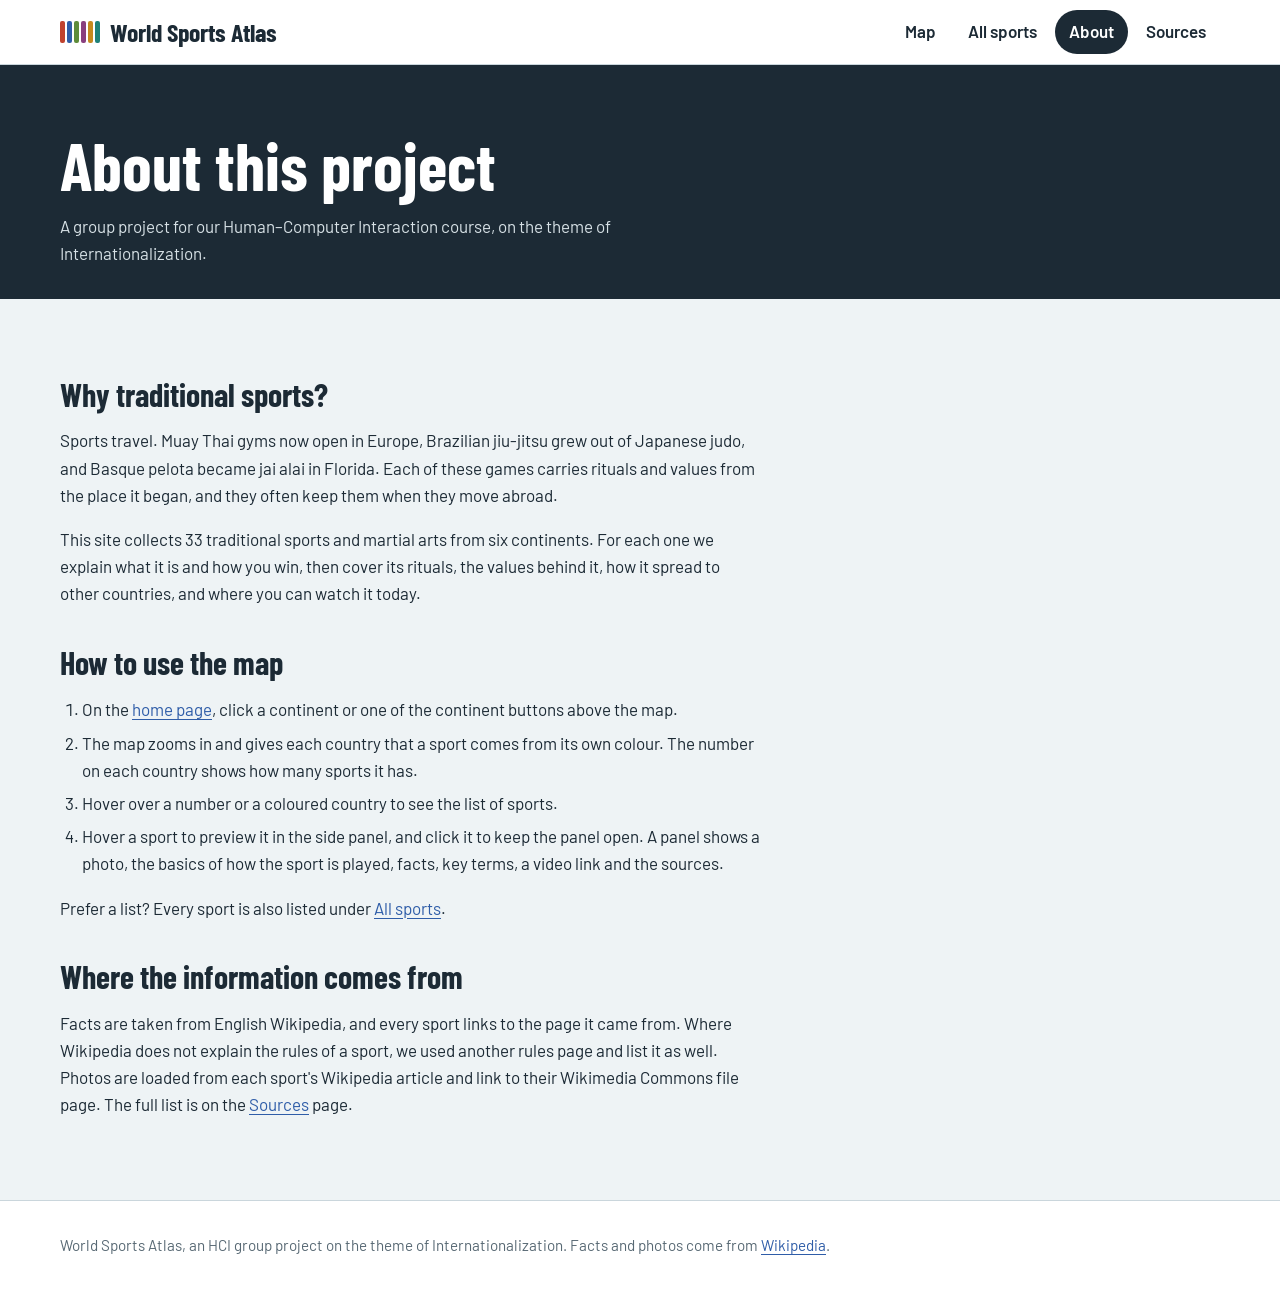
<file: about.html>
<!DOCTYPE html>
<html lang="en">
<head>
  <meta charset="UTF-8">
  <meta name="viewport" content="width=device-width, initial-scale=1.0">
  <meta name="description" content="About the World Sports Atlas project.">
  <title>About | World Sports Atlas</title>
  <link rel="preconnect" href="https://fonts.googleapis.com">
  <link rel="preconnect" href="https://fonts.gstatic.com" crossorigin>
  <link rel="stylesheet" href="https://fonts.googleapis.com/css2?family=Barlow:ital,wght@0,400;0,500;0,600;0,700;1,400&amp;family=Barlow+Condensed:wght@600;700&amp;display=swap">
  <link rel="stylesheet" href="style.css">
</head>
<body>
  <header class="site-header">
    <div class="wrap">
      <a class="brand" href="index.html"><span class="brand__mark" aria-hidden="true"><span class="c-asia"></span><span class="c-europe"></span><span class="c-africa"></span><span class="c-namerica"></span><span class="c-samerica"></span><span class="c-oceania"></span></span>World Sports Atlas</a>
      <nav class="site-nav" aria-label="Main">
        <ul>
        <li><a href="index.html">Map</a></li>
        <li><a href="index.html#all-sports">All sports</a></li>
        <li><a href="about.html" aria-current="page">About</a></li>
        <li><a href="sources.html">Sources</a></li>
        </ul>
      </nav>
    </div>
  </header>

  <main>
    <section class="page-head">
      <div class="wrap">
        <h1>About this project</h1>
        <p>A group project for our Human–Computer Interaction course, on the theme of Internationalization.</p>
      </div>
    </section>

    <div class="wrap">
      <article class="prose">
        <h2>Why traditional sports?</h2>
        <p>Sports travel. Muay Thai gyms now open in Europe, Brazilian jiu-jitsu grew out of Japanese judo, and Basque pelota became jai alai in Florida. Each of these games carries rituals and values from the place it began, and they often keep them when they move abroad.</p>
        <p>This site collects 33 traditional sports and martial arts from six continents. For each one we explain what it is and how you win, then cover its rituals, the values behind it, how it spread to other countries, and where you can watch it today.</p>

        <h2>How to use the map</h2>
        <ol>
          <li>On the <a href="index.html#map-section">home page</a>, click a continent or one of the continent buttons above the map.</li>
          <li>The map zooms in and gives each country that a sport comes from its own colour. The number on each country shows how many sports it has.</li>
          <li>Hover over a number or a coloured country to see the list of sports.</li>
          <li>Hover a sport to preview it in the side panel, and click it to keep the panel open. A panel shows a photo, the basics of how the sport is played, facts, key terms, a video link and the sources.</li>
        </ol>
        <p>Prefer a list? Every sport is also listed under <a href="index.html#all-sports">All sports</a>.</p>

        <h2>Where the information comes from</h2>
        <p>Facts are taken from English Wikipedia, and every sport links to the page it came from. Where Wikipedia does not explain the rules of a sport, we used another rules page and list it as well. Photos are loaded from each sport's Wikipedia article and link to their Wikimedia Commons file page. The full list is on the <a href="sources.html">Sources</a> page.</p>
      </article>
    </div>
  </main>

  <footer class="site-footer">
    <div class="wrap">
      <p>World Sports Atlas, an HCI group project on the theme of Internationalization. Facts and photos come from <a href="sources.html">Wikipedia</a>.</p>
    </div>
  </footer>
</body>
</html>
</file>
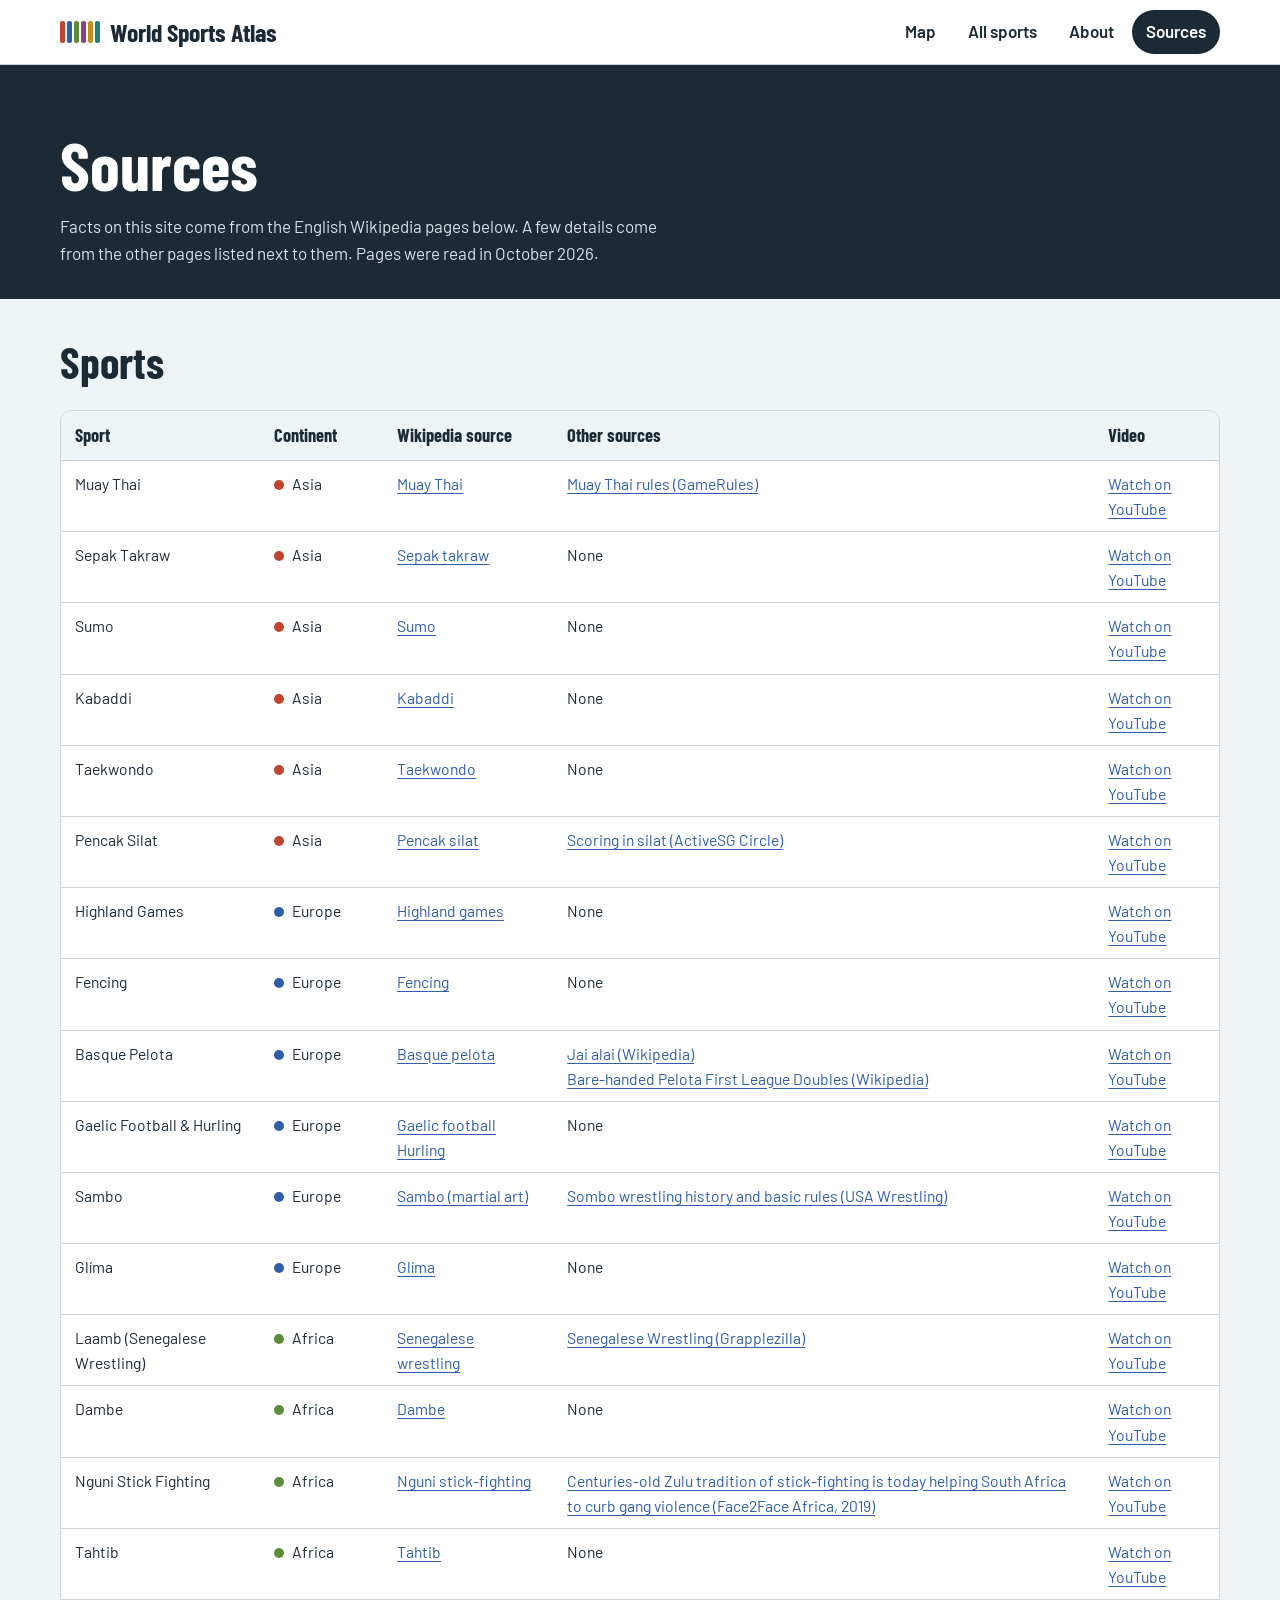
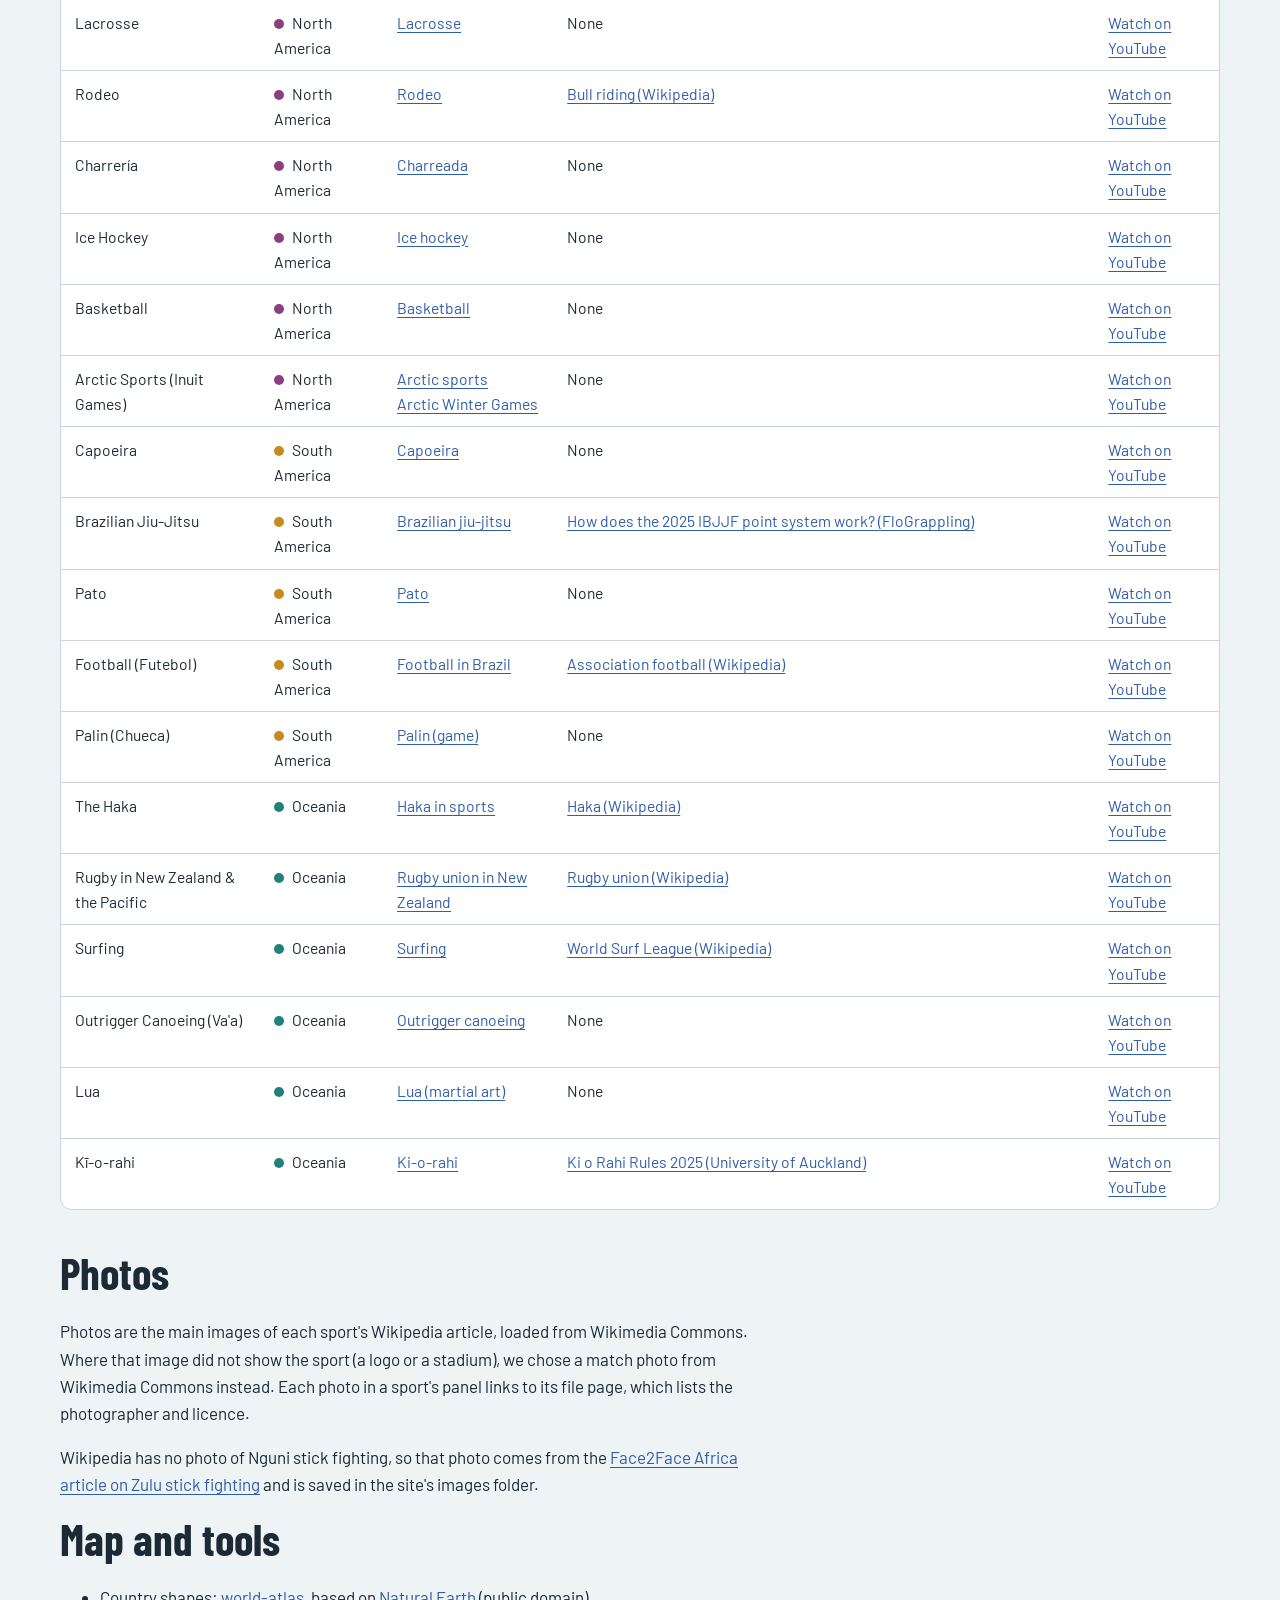
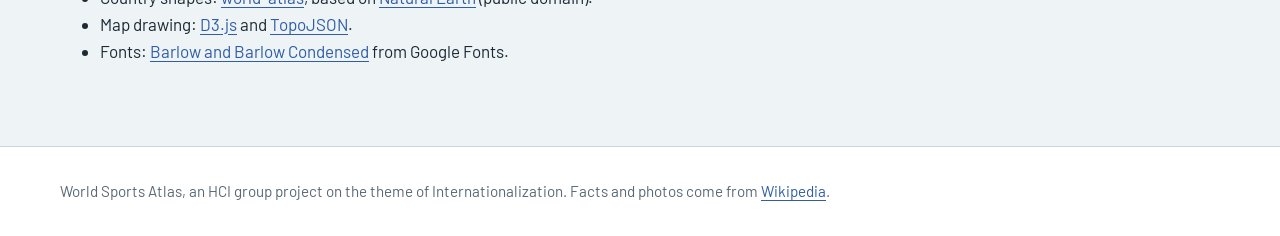
<file: sources.html>
<!DOCTYPE html>
<html lang="en">
<head>
  <meta charset="UTF-8">
  <meta name="viewport" content="width=device-width, initial-scale=1.0">
  <meta name="description" content="Wikipedia sources, videos and credits for the World Sports Atlas.">
  <title>Sources | World Sports Atlas</title>
  <link rel="preconnect" href="https://fonts.googleapis.com">
  <link rel="preconnect" href="https://fonts.gstatic.com" crossorigin>
  <link rel="stylesheet" href="https://fonts.googleapis.com/css2?family=Barlow:ital,wght@0,400;0,500;0,600;0,700;1,400&amp;family=Barlow+Condensed:wght@600;700&amp;display=swap">
  <link rel="stylesheet" href="style.css">
</head>
<body>
  <header class="site-header">
    <div class="wrap">
      <a class="brand" href="index.html"><span class="brand__mark" aria-hidden="true"><span class="c-asia"></span><span class="c-europe"></span><span class="c-africa"></span><span class="c-namerica"></span><span class="c-samerica"></span><span class="c-oceania"></span></span>World Sports Atlas</a>
      <nav class="site-nav" aria-label="Main">
        <ul>
        <li><a href="index.html">Map</a></li>
        <li><a href="index.html#all-sports">All sports</a></li>
        <li><a href="about.html">About</a></li>
        <li><a href="sources.html" aria-current="page">Sources</a></li>
        </ul>
      </nav>
    </div>
  </header>

  <main>
    <section class="page-head">
      <div class="wrap">
        <h1>Sources</h1>
        <p>Facts on this site come from the English Wikipedia pages below. A few details come from the other pages listed next to them. Pages were read in October 2026.</p>
      </div>
    </section>

    <div class="wrap sources-page">
      <h2>Sports</h2>
      <div class="table-wrap">
        <table class="sources-table">
          <thead>
            <tr>
              <th scope="col">Sport</th>
              <th scope="col">Continent</th>
              <th scope="col">Wikipedia source</th>
              <th scope="col">Other sources</th>
              <th scope="col">Video</th>
            </tr>
          </thead>
          <tbody>
            <tr>
              <td>Muay Thai</td>
              <td><span class="dot c-asia"></span>Asia</td>
              <td><a href="https://en.wikipedia.org/wiki/Muay_Thai" target="_blank" rel="noopener">Muay Thai</a></td>
              <td><a href="https://gamerules.com/rules/muay-thai/" target="_blank" rel="noopener">Muay Thai rules (GameRules)</a></td>
              <td><a href="https://www.youtube.com/watch?v=3C9fVc7jmDk" target="_blank" rel="noopener">Watch on YouTube</a></td>
            </tr>
            <tr>
              <td>Sepak Takraw</td>
              <td><span class="dot c-asia"></span>Asia</td>
              <td><a href="https://en.wikipedia.org/wiki/Sepak_takraw" target="_blank" rel="noopener">Sepak takraw</a></td>
              <td>None</td>
              <td><a href="https://www.youtube.com/watch?v=pewgkEy1fT0" target="_blank" rel="noopener">Watch on YouTube</a></td>
            </tr>
            <tr>
              <td>Sumo</td>
              <td><span class="dot c-asia"></span>Asia</td>
              <td><a href="https://en.wikipedia.org/wiki/Sumo" target="_blank" rel="noopener">Sumo</a></td>
              <td>None</td>
              <td><a href="https://www.youtube.com/watch?v=E0Xl1f-fXLo" target="_blank" rel="noopener">Watch on YouTube</a></td>
            </tr>
            <tr>
              <td>Kabaddi</td>
              <td><span class="dot c-asia"></span>Asia</td>
              <td><a href="https://en.wikipedia.org/wiki/Kabaddi" target="_blank" rel="noopener">Kabaddi</a></td>
              <td>None</td>
              <td><a href="https://www.youtube.com/watch?v=uDA3kOwmD-g" target="_blank" rel="noopener">Watch on YouTube</a></td>
            </tr>
            <tr>
              <td>Taekwondo</td>
              <td><span class="dot c-asia"></span>Asia</td>
              <td><a href="https://en.wikipedia.org/wiki/Taekwondo" target="_blank" rel="noopener">Taekwondo</a></td>
              <td>None</td>
              <td><a href="https://www.youtube.com/watch?v=cz7cctS3eHQ" target="_blank" rel="noopener">Watch on YouTube</a></td>
            </tr>
            <tr>
              <td>Pencak Silat</td>
              <td><span class="dot c-asia"></span>Asia</td>
              <td><a href="https://en.wikipedia.org/wiki/Pencak_silat" target="_blank" rel="noopener">Pencak silat</a></td>
              <td><a href="https://activesgcircle.gov.sg/learn/silat/scoring-in-silat" target="_blank" rel="noopener">Scoring in silat (ActiveSG Circle)</a></td>
              <td><a href="https://www.youtube.com/watch?v=8H0x1AKlpM4" target="_blank" rel="noopener">Watch on YouTube</a></td>
            </tr>
            <tr>
              <td>Highland Games</td>
              <td><span class="dot c-europe"></span>Europe</td>
              <td><a href="https://en.wikipedia.org/wiki/Highland_games" target="_blank" rel="noopener">Highland games</a></td>
              <td>None</td>
              <td><a href="https://www.youtube.com/watch?v=WKmuOnw2sL4" target="_blank" rel="noopener">Watch on YouTube</a></td>
            </tr>
            <tr>
              <td>Fencing</td>
              <td><span class="dot c-europe"></span>Europe</td>
              <td><a href="https://en.wikipedia.org/wiki/Fencing" target="_blank" rel="noopener">Fencing</a></td>
              <td>None</td>
              <td><a href="https://www.youtube.com/watch?v=R03U2lDPQqk" target="_blank" rel="noopener">Watch on YouTube</a></td>
            </tr>
            <tr>
              <td>Basque Pelota</td>
              <td><span class="dot c-europe"></span>Europe</td>
              <td><a href="https://en.wikipedia.org/wiki/Basque_pelota" target="_blank" rel="noopener">Basque pelota</a></td>
              <td><a href="https://en.wikipedia.org/wiki/Jai_alai" target="_blank" rel="noopener">Jai alai (Wikipedia)</a><br><a href="https://en.wikipedia.org/wiki/Bare-handed_Pelota_First_League_Doubles" target="_blank" rel="noopener">Bare-handed Pelota First League Doubles (Wikipedia)</a></td>
              <td><a href="https://www.youtube.com/watch?v=wk4-fuGAwjY" target="_blank" rel="noopener">Watch on YouTube</a></td>
            </tr>
            <tr>
              <td>Gaelic Football &amp; Hurling</td>
              <td><span class="dot c-europe"></span>Europe</td>
              <td><a href="https://en.wikipedia.org/wiki/Gaelic_football" target="_blank" rel="noopener">Gaelic football</a><br><a href="https://en.wikipedia.org/wiki/Hurling" target="_blank" rel="noopener">Hurling</a></td>
              <td>None</td>
              <td><a href="https://www.youtube.com/watch?v=RAjZcb8LTIo" target="_blank" rel="noopener">Watch on YouTube</a></td>
            </tr>
            <tr>
              <td>Sambo</td>
              <td><span class="dot c-europe"></span>Europe</td>
              <td><a href="https://en.wikipedia.org/wiki/Sambo_(martial_art)" target="_blank" rel="noopener">Sambo (martial art)</a></td>
              <td><a href="https://content.usawmembership.com/articles/14485" target="_blank" rel="noopener">Sombo wrestling history and basic rules (USA Wrestling)</a></td>
              <td><a href="https://www.youtube.com/watch?v=03cxFEq5czY" target="_blank" rel="noopener">Watch on YouTube</a></td>
            </tr>
            <tr>
              <td>Glíma</td>
              <td><span class="dot c-europe"></span>Europe</td>
              <td><a href="https://en.wikipedia.org/wiki/Gl%C3%ADma" target="_blank" rel="noopener">Glíma</a></td>
              <td>None</td>
              <td><a href="https://www.youtube.com/watch?v=WUx2pOqtTiM" target="_blank" rel="noopener">Watch on YouTube</a></td>
            </tr>
            <tr>
              <td>Laamb (Senegalese Wrestling)</td>
              <td><span class="dot c-africa"></span>Africa</td>
              <td><a href="https://en.wikipedia.org/wiki/Senegalese_wrestling" target="_blank" rel="noopener">Senegalese wrestling</a></td>
              <td><a href="https://grapplezilla.com/senegalese-wrestling/" target="_blank" rel="noopener">Senegalese Wrestling (Grapplezilla)</a></td>
              <td><a href="https://www.youtube.com/watch?v=Om9EqqHRdHA" target="_blank" rel="noopener">Watch on YouTube</a></td>
            </tr>
            <tr>
              <td>Dambe</td>
              <td><span class="dot c-africa"></span>Africa</td>
              <td><a href="https://en.wikipedia.org/wiki/Dambe" target="_blank" rel="noopener">Dambe</a></td>
              <td>None</td>
              <td><a href="https://www.youtube.com/watch?v=xF4nZKnWLgw" target="_blank" rel="noopener">Watch on YouTube</a></td>
            </tr>
            <tr>
              <td>Nguni Stick Fighting</td>
              <td><span class="dot c-africa"></span>Africa</td>
              <td><a href="https://en.wikipedia.org/wiki/Nguni_stick-fighting" target="_blank" rel="noopener">Nguni stick-fighting</a></td>
              <td><a href="https://face2faceafrica.com/article/centuries-old-zulu-tradition-of-stick-fighting-is-today-helping-south-africa-to-curb-gang-violence-heres-why" target="_blank" rel="noopener">Centuries-old Zulu tradition of stick-fighting is today helping South Africa to curb gang violence (Face2Face Africa, 2019)</a></td>
              <td><a href="https://www.youtube.com/watch?v=U1qrVYh7E1k" target="_blank" rel="noopener">Watch on YouTube</a></td>
            </tr>
            <tr>
              <td>Tahtib</td>
              <td><span class="dot c-africa"></span>Africa</td>
              <td><a href="https://en.wikipedia.org/wiki/Tahtib" target="_blank" rel="noopener">Tahtib</a></td>
              <td>None</td>
              <td><a href="https://www.youtube.com/watch?v=FwXfaAZ_-Lk" target="_blank" rel="noopener">Watch on YouTube</a></td>
            </tr>
            <tr>
              <td>Lacrosse</td>
              <td><span class="dot c-namerica"></span>North America</td>
              <td><a href="https://en.wikipedia.org/wiki/Lacrosse" target="_blank" rel="noopener">Lacrosse</a></td>
              <td>None</td>
              <td><a href="https://www.youtube.com/watch?v=Ngr18Oh-qG4" target="_blank" rel="noopener">Watch on YouTube</a></td>
            </tr>
            <tr>
              <td>Rodeo</td>
              <td><span class="dot c-namerica"></span>North America</td>
              <td><a href="https://en.wikipedia.org/wiki/Rodeo" target="_blank" rel="noopener">Rodeo</a></td>
              <td><a href="https://en.wikipedia.org/wiki/Bull_riding" target="_blank" rel="noopener">Bull riding (Wikipedia)</a></td>
              <td><a href="https://www.youtube.com/watch?v=WRpuFk323t8" target="_blank" rel="noopener">Watch on YouTube</a></td>
            </tr>
            <tr>
              <td>Charrería</td>
              <td><span class="dot c-namerica"></span>North America</td>
              <td><a href="https://en.wikipedia.org/wiki/Charreada" target="_blank" rel="noopener">Charreada</a></td>
              <td>None</td>
              <td><a href="https://www.youtube.com/watch?v=3-izs8Ez52Y" target="_blank" rel="noopener">Watch on YouTube</a></td>
            </tr>
            <tr>
              <td>Ice Hockey</td>
              <td><span class="dot c-namerica"></span>North America</td>
              <td><a href="https://en.wikipedia.org/wiki/Ice_hockey" target="_blank" rel="noopener">Ice hockey</a></td>
              <td>None</td>
              <td><a href="https://www.youtube.com/watch?v=YQoTamp5m_w" target="_blank" rel="noopener">Watch on YouTube</a></td>
            </tr>
            <tr>
              <td>Basketball</td>
              <td><span class="dot c-namerica"></span>North America</td>
              <td><a href="https://en.wikipedia.org/wiki/Basketball" target="_blank" rel="noopener">Basketball</a></td>
              <td>None</td>
              <td><a href="https://www.youtube.com/watch?v=G6go_js-qoU" target="_blank" rel="noopener">Watch on YouTube</a></td>
            </tr>
            <tr>
              <td>Arctic Sports (Inuit Games)</td>
              <td><span class="dot c-namerica"></span>North America</td>
              <td><a href="https://en.wikipedia.org/wiki/Arctic_sports" target="_blank" rel="noopener">Arctic sports</a><br><a href="https://en.wikipedia.org/wiki/Arctic_Winter_Games" target="_blank" rel="noopener">Arctic Winter Games</a></td>
              <td>None</td>
              <td><a href="https://www.youtube.com/watch?v=88Fqaa1o2mQ" target="_blank" rel="noopener">Watch on YouTube</a></td>
            </tr>
            <tr>
              <td>Capoeira</td>
              <td><span class="dot c-samerica"></span>South America</td>
              <td><a href="https://en.wikipedia.org/wiki/Capoeira" target="_blank" rel="noopener">Capoeira</a></td>
              <td>None</td>
              <td><a href="https://www.youtube.com/watch?v=lIVgvpMIImY" target="_blank" rel="noopener">Watch on YouTube</a></td>
            </tr>
            <tr>
              <td>Brazilian Jiu-Jitsu</td>
              <td><span class="dot c-samerica"></span>South America</td>
              <td><a href="https://en.wikipedia.org/wiki/Brazilian_jiu-jitsu" target="_blank" rel="noopener">Brazilian jiu-jitsu</a></td>
              <td><a href="https://www.flograppling.com/articles/13493486-how-does-the-2025-ibjjf-point-system-work" target="_blank" rel="noopener">How does the 2025 IBJJF point system work? (FloGrappling)</a></td>
              <td><a href="https://www.youtube.com/watch?v=Tdbegvx0xAg" target="_blank" rel="noopener">Watch on YouTube</a></td>
            </tr>
            <tr>
              <td>Pato</td>
              <td><span class="dot c-samerica"></span>South America</td>
              <td><a href="https://en.wikipedia.org/wiki/Pato" target="_blank" rel="noopener">Pato</a></td>
              <td>None</td>
              <td><a href="https://www.youtube.com/watch?v=mCOo8bG4Rzo" target="_blank" rel="noopener">Watch on YouTube</a></td>
            </tr>
            <tr>
              <td>Football (Futebol)</td>
              <td><span class="dot c-samerica"></span>South America</td>
              <td><a href="https://en.wikipedia.org/wiki/Football_in_Brazil" target="_blank" rel="noopener">Football in Brazil</a></td>
              <td><a href="https://en.wikipedia.org/wiki/Association_football" target="_blank" rel="noopener">Association football (Wikipedia)</a></td>
              <td><a href="https://www.youtube.com/watch?v=9Bd8gb6k7hE" target="_blank" rel="noopener">Watch on YouTube</a></td>
            </tr>
            <tr>
              <td>Palin (Chueca)</td>
              <td><span class="dot c-samerica"></span>South America</td>
              <td><a href="https://en.wikipedia.org/wiki/Palin_(game)" target="_blank" rel="noopener">Palin (game)</a></td>
              <td>None</td>
              <td><a href="https://www.youtube.com/watch?v=HAfg9l-YbpQ" target="_blank" rel="noopener">Watch on YouTube</a></td>
            </tr>
            <tr>
              <td>The Haka</td>
              <td><span class="dot c-oceania"></span>Oceania</td>
              <td><a href="https://en.wikipedia.org/wiki/Haka_in_sports" target="_blank" rel="noopener">Haka in sports</a></td>
              <td><a href="https://en.wikipedia.org/wiki/Haka" target="_blank" rel="noopener">Haka (Wikipedia)</a></td>
              <td><a href="https://www.youtube.com/watch?v=yiKFYTFJ_kw" target="_blank" rel="noopener">Watch on YouTube</a></td>
            </tr>
            <tr>
              <td>Rugby in New Zealand &amp; the Pacific</td>
              <td><span class="dot c-oceania"></span>Oceania</td>
              <td><a href="https://en.wikipedia.org/wiki/Rugby_union_in_New_Zealand" target="_blank" rel="noopener">Rugby union in New Zealand</a></td>
              <td><a href="https://en.wikipedia.org/wiki/Rugby_union" target="_blank" rel="noopener">Rugby union (Wikipedia)</a></td>
              <td><a href="https://www.youtube.com/watch?v=CjWk4j8cC6U" target="_blank" rel="noopener">Watch on YouTube</a></td>
            </tr>
            <tr>
              <td>Surfing</td>
              <td><span class="dot c-oceania"></span>Oceania</td>
              <td><a href="https://en.wikipedia.org/wiki/Surfing" target="_blank" rel="noopener">Surfing</a></td>
              <td><a href="https://en.wikipedia.org/wiki/World_Surf_League" target="_blank" rel="noopener">World Surf League (Wikipedia)</a></td>
              <td><a href="https://www.youtube.com/watch?v=35CSnPlFdIs" target="_blank" rel="noopener">Watch on YouTube</a></td>
            </tr>
            <tr>
              <td>Outrigger Canoeing (Va'a)</td>
              <td><span class="dot c-oceania"></span>Oceania</td>
              <td><a href="https://en.wikipedia.org/wiki/Outrigger_canoeing" target="_blank" rel="noopener">Outrigger canoeing</a></td>
              <td>None</td>
              <td><a href="https://www.youtube.com/watch?v=Z1-I97_Y6TU" target="_blank" rel="noopener">Watch on YouTube</a></td>
            </tr>
            <tr>
              <td>Lua</td>
              <td><span class="dot c-oceania"></span>Oceania</td>
              <td><a href="https://en.wikipedia.org/wiki/Lua_(martial_art)" target="_blank" rel="noopener">Lua (martial art)</a></td>
              <td>None</td>
              <td><a href="https://www.youtube.com/watch?v=iFeFWQr9XII" target="_blank" rel="noopener">Watch on YouTube</a></td>
            </tr>
            <tr>
              <td>Kī-o-rahi</td>
              <td><span class="dot c-oceania"></span>Oceania</td>
              <td><a href="https://en.wikipedia.org/wiki/Ki-o-rahi" target="_blank" rel="noopener">Ki-o-rahi</a></td>
              <td><a href="https://www.auckland.ac.nz/assets/on-campus/facilities-and-services/sport-and-recreation/sport/interfaculty-sports/Ki-o-Rahi-Rules-2025.pdf" target="_blank" rel="noopener">Ki o Rahi Rules 2025 (University of Auckland)</a></td>
              <td><a href="https://www.youtube.com/watch?v=Tbo9xJwzC5Y" target="_blank" rel="noopener">Watch on YouTube</a></td>
            </tr>
          </tbody>
        </table>
      </div>

      <h2>Photos</h2>
      <p>Photos are the main images of each sport's Wikipedia article, loaded from Wikimedia Commons. Where that image did not show the sport (a logo or a stadium), we chose a match photo from Wikimedia Commons instead. Each photo in a sport's panel links to its file page, which lists the photographer and licence.</p>
      <p>Wikipedia has no photo of Nguni stick fighting, so that photo comes from the <a href="https://face2faceafrica.com/article/centuries-old-zulu-tradition-of-stick-fighting-is-today-helping-south-africa-to-curb-gang-violence-heres-why" target="_blank" rel="noopener">Face2Face Africa article on Zulu stick fighting</a> and is saved in the site's images folder.</p>

      <h2>Map and tools</h2>
      <ul>
        <li>Country shapes: <a href="https://github.com/topojson/world-atlas" target="_blank" rel="noopener">world-atlas</a>, based on <a href="https://www.naturalearthdata.com/" target="_blank" rel="noopener">Natural Earth</a> (public domain).</li>
        <li>Map drawing: <a href="https://d3js.org/" target="_blank" rel="noopener">D3.js</a> and <a href="https://github.com/topojson/topojson" target="_blank" rel="noopener">TopoJSON</a>.</li>
        <li>Fonts: <a href="https://fonts.google.com/specimen/Barlow" target="_blank" rel="noopener">Barlow and Barlow Condensed</a> from Google Fonts.</li>
      </ul>
    </div>
  </main>

  <footer class="site-footer">
    <div class="wrap">
      <p>World Sports Atlas, an HCI group project on the theme of Internationalization. Facts and photos come from <a href="sources.html">Wikipedia</a>.</p>
    </div>
  </footer>
</body>
</html>
</file>
<file: style.css>
/*
  style.css
  Shared styles for every page of World Sports Atlas.
  Sections:
    1. Design tokens
    2. Base elements
    3. Header and navigation
    4. Hero banner (home page)
    5. Map
    6. Hover menu and side panel
    7. All sports list
    8. Inner pages (About, Sources)
    9. Footer
    10. Small screens and reduced motion
*/

/* ---------- 1. Design tokens ---------- */
:root {
  --ink: #1C2A35;
  --muted: #586974;
  --line: #CAD6DC;
  --page: #EEF3F5;
  --surface: #FFFFFF;
  --ocean: #D9E5EA;
  --land-off: #C7D1D6;

  --asia: #C0432F;
  --europe: #2F5DA8;
  --africa: #5E8C3A;
  --namerica: #8A3F7E;
  --samerica: #C68A1E;
  --oceania: #1F8178;

  --font-display: "Barlow Condensed", "Arial Narrow", sans-serif;
  --font-body: "Barlow", "Segoe UI", Arial, sans-serif;

  --radius: 12px;
  --wrap: 1240px;
  --gutter: clamp(16px, 4vw, 40px);
}

/* Continent colour classes: set --c, which other rules use */
.c-asia { --c: var(--asia); }
.c-europe { --c: var(--europe); }
.c-africa { --c: var(--africa); }
.c-namerica { --c: var(--namerica); }
.c-samerica { --c: var(--samerica); }
.c-oceania { --c: var(--oceania); }

/* ---------- 2. Base elements ---------- */
*,
*::before,
*::after {
  box-sizing: border-box;
}

html {
  scroll-behavior: smooth;
}

body {
  margin: 0;
  background: var(--page);
  color: var(--ink);
  font-family: var(--font-body);
  font-size: 1.0625rem;
  line-height: 1.6;
}

h1,
h2,
h3 {
  font-family: var(--font-display);
  font-weight: 700;
  line-height: 1.05;
  margin: 0 0 0.5em;
}

h2 {
  font-size: clamp(2rem, 4vw, 2.75rem);
}

h3 {
  font-size: 1.35rem;
}

p {
  margin: 0 0 1em;
}

a {
  color: var(--europe);
  text-underline-offset: 3px;
}

a:hover {
  color: var(--ink);
}

img {
  max-width: 100%;
  display: block;
}

[hidden] {
  display: none !important;
}

button {
  font: inherit;
  color: inherit;
  cursor: pointer;
}

:focus-visible {
  outline: 3px solid var(--samerica);
  outline-offset: 2px;
}

.wrap {
  max-width: var(--wrap);
  margin: 0 auto;
  padding: 0 var(--gutter);
}

/* ---------- 3. Header and navigation ---------- */
.site-header {
  position: sticky;
  top: 0;
  z-index: 30;
  background: var(--surface);
  border-bottom: 1px solid var(--line);
}

.site-header .wrap {
  display: flex;
  align-items: center;
  justify-content: space-between;
  gap: 16px;
  min-height: 64px;
  flex-wrap: wrap;
}

.brand {
  font-family: var(--font-display);
  font-size: 1.6rem;
  font-weight: 700;
  color: var(--ink);
  text-decoration: none;
  display: flex;
  align-items: center;
  gap: 10px;
}

/* Six coloured bars = the six continents */
.brand__mark {
  display: inline-flex;
  gap: 2px;
}

.brand__mark span {
  width: 5px;
  height: 22px;
  border-radius: 2px;
  background: var(--c);
}

.site-nav ul {
  display: flex;
  gap: 4px;
  list-style: none;
  margin: 0;
  padding: 0;
  flex-wrap: wrap;
}

.site-nav a {
  display: block;
  padding: 8px 14px;
  border-radius: 999px;
  color: var(--ink);
  text-decoration: none;
  font-weight: 600;
}

.site-nav a:hover {
  background: var(--page);
}

.site-nav a[aria-current="page"] {
  background: var(--ink);
  color: var(--surface);
}

/* ---------- 4. Hero banner ---------- */
.hero {
  position: relative;
  min-height: min(78vh, 720px);
  display: flex;
  align-items: flex-end;
  background: var(--ink);
  color: var(--surface);
  overflow: hidden;
}

.hero__slide {
  position: absolute;
  inset: 0;
  background-size: cover;
  background-position: center;
  opacity: 0;
  transition: opacity 1.6s ease;
}

.hero__slide.is-active {
  opacity: 1;
}

.hero::after {
  content: "";
  position: absolute;
  inset: 0;
  background: linear-gradient(to top, rgba(18, 28, 36, 0.92) 0%, rgba(18, 28, 36, 0.55) 45%, rgba(18, 28, 36, 0.2) 100%);
}

.hero__content {
  position: relative;
  z-index: 1;
  width: 100%;
  padding-top: 120px;
  padding-bottom: 56px;
}

.hero h1 {
  font-size: clamp(2.6rem, 6.4vw, 5.25rem);
  line-height: 0.95;
  max-width: 13ch;
  margin-bottom: 0.3em;
}

.hero__lead {
  font-size: 1.25rem;
  max-width: 42ch;
  color: #E3EBEF;
}

.button {
  display: inline-block;
  margin-top: 8px;
  padding: 12px 22px;
  border-radius: 999px;
  background: var(--surface);
  color: var(--ink);
  font-weight: 700;
  text-decoration: none;
}

.button:hover {
  background: var(--ocean);
  color: var(--ink);
}

.hero__credit {
  position: absolute;
  right: var(--gutter);
  bottom: 18px;
  z-index: 1;
  margin: 0;
  font-size: 0.8rem;
  color: #C9D6DD;
}

.hero__credit a {
  color: inherit;
}

/* The striped bar under the banner: each colour is one continent,
   and its width matches how many sports that continent has. */
.stripe {
  display: flex;
  height: 8px;
}

.stripe span {
  background: var(--c);
  flex-grow: 6;
}

/* Africa has 4 sports and South America has 5 */
.stripe .c-africa {
  flex-grow: 4;
}

.stripe .c-samerica {
  flex-grow: 5;
}

/* ---------- 5. Map ---------- */
.map-section {
  padding: 56px 0 40px;
}

.map-header {
  display: flex;
  justify-content: space-between;
  align-items: flex-end;
  gap: 16px 32px;
  flex-wrap: wrap;
  margin-bottom: 20px;
}

.map-header p {
  margin: 0;
  color: var(--muted);
  max-width: 60ch;
}

.map-back {
  padding: 10px 18px;
  border: 1px solid var(--ink);
  border-radius: 999px;
  background: var(--surface);
  font-weight: 600;
}

.map-back:hover {
  background: var(--ink);
  color: var(--surface);
}

.continent-switch {
  display: flex;
  flex-wrap: wrap;
  gap: 8px;
  margin-bottom: 16px;
}

.continent-switch button {
  display: inline-flex;
  align-items: center;
  gap: 8px;
  padding: 6px 14px 6px 10px;
  border: 1px solid var(--line);
  border-radius: 999px;
  background: var(--surface);
  font-weight: 600;
}

.continent-switch button::before {
  content: "";
  width: 12px;
  height: 12px;
  border-radius: 50%;
  background: var(--c);
}

.continent-switch button span {
  color: var(--muted);
  font-weight: 500;
}

.continent-switch button[aria-pressed="true"] {
  border-color: var(--c);
  box-shadow: inset 0 0 0 1px var(--c);
}

.map {
  position: relative;
  height: clamp(380px, 70vh, 740px);
  border-radius: var(--radius);
  background: var(--ocean);
  overflow: hidden;
}

.map__svg {
  display: block;
  width: 100%;
  height: 100%;
}

.sphere {
  fill: var(--ocean);
}

.country {
  fill: var(--c);
  fill-opacity: 0.8;
  stroke: var(--surface);
  stroke-width: 0.6;
  cursor: pointer;
  transition: fill-opacity 0.2s ease, fill 0.3s ease;
}

.country--none {
  fill: var(--land-off);
  cursor: default;
}

.map--world .country.is-hover {
  fill-opacity: 1;
}

.map--continent .country {
  fill: var(--land-off);
  fill-opacity: 1;
}

.map--continent .country.in-view {
  fill: var(--c);
  fill-opacity: 0.18;
  cursor: default;
}

/* Each country with a sport has its own colour (set in data.js) */
.map--continent .country.is-origin {
  fill: var(--loc);
  fill-opacity: 1;
  stroke-width: 1;
  cursor: pointer;
}

.map--continent .country.is-origin:hover {
  fill-opacity: 0.8;
}

.map__markers {
  position: absolute;
  inset: 0;
  pointer-events: none;
}

/* Continent badges on the world view */
.badge {
  position: absolute;
  top: 0;
  left: 0;
  translate: -50% -50%;
  display: inline-flex;
  align-items: baseline;
  gap: 6px;
  padding: 4px 14px 5px;
  border: 2px solid var(--c);
  border-radius: 999px;
  background: var(--surface);
  pointer-events: auto;
  box-shadow: 0 2px 8px rgba(28, 42, 53, 0.18);
  white-space: nowrap;
}

.badge__count {
  font-family: var(--font-display);
  font-size: 1.7rem;
  font-weight: 700;
  line-height: 1;
  color: var(--c);
}

.badge__name {
  font-weight: 600;
}

.badge:hover {
  background: var(--c);
  color: var(--surface);
}

.badge:hover .badge__count {
  color: var(--surface);
}

/* Number pins on a country */
.pin {
  position: absolute;
  top: 0;
  left: 0;
  translate: -50% -50%;
  width: 36px;
  height: 36px;
  border: 3px solid var(--surface);
  border-radius: 50%;
  background: var(--c);
  color: var(--surface);
  font-family: var(--font-display);
  font-size: 1.25rem;
  font-weight: 700;
  line-height: 1;
  pointer-events: auto;
  box-shadow: 0 2px 8px rgba(28, 42, 53, 0.3);
  transition: scale 0.15s ease;
}

.pin:hover,
.pin:focus-visible {
  scale: 1.15;
}

.map-status {
  position: absolute;
  inset: 0;
  display: grid;
  place-items: center;
  margin: 0;
  padding: 24px;
  text-align: center;
  color: var(--muted);
}

/* ---------- 6. Hover menu and side panel ---------- */
.pin-menu {
  position: absolute;
  top: 0;
  left: 0;
  z-index: 5;
  min-width: 220px;
  max-width: 280px;
  padding: 12px;
  border-top: 5px solid var(--c);
  border-radius: 10px;
  background: var(--surface);
  box-shadow: 0 8px 24px rgba(28, 42, 53, 0.22);
  visibility: hidden;
  opacity: 0;
  transition: opacity 0.15s ease;
}

.pin-menu.is-open {
  visibility: visible;
  opacity: 1;
}

.pin-menu__title {
  margin: 0 0 6px;
  font-family: var(--font-display);
  font-size: 1.3rem;
  font-weight: 700;
}

.pin-menu ul {
  list-style: none;
  margin: 0;
  padding: 0;
}

.pin-menu button {
  display: block;
  width: 100%;
  padding: 8px 10px;
  border: 0;
  border-radius: 6px;
  background: none;
  text-align: left;
  font-weight: 600;
}

.pin-menu button:hover,
.pin-menu button:focus-visible,
.pin-menu button.is-shown {
  background: var(--page);
  color: var(--c);
}

.pin-menu button.is-pinned {
  box-shadow: inset 4px 0 0 var(--c);
}

.panel {
  position: fixed;
  top: 0;
  right: 0;
  z-index: 40;
  width: max(380px, 33.333vw);
  height: 100vh;
  height: 100dvh;
  display: flex;
  flex-direction: column;
  background: var(--surface);
  box-shadow: -12px 0 32px rgba(28, 42, 53, 0.2);
  transform: translateX(100%);
  visibility: hidden;
  transition: transform 0.35s ease, visibility 0s linear 0.35s;
}

.panel.is-open {
  transform: translateX(0);
  visibility: visible;
  transition: transform 0.35s ease;
}

.panel__bar {
  display: flex;
  align-items: center;
  justify-content: flex-end;
  gap: 12px;
  padding: 12px 16px;
  border-bottom: 1px solid var(--line);
}

/* Shown only while a sport is being previewed (hovered, not clicked) */
.panel__hint {
  display: none;
  margin: 0 auto 0 0;
  font-size: 0.9rem;
  color: var(--muted);
}

.panel.is-preview .panel__hint {
  display: block;
}

.panel.is-preview .panel__bar {
  background: var(--page);
}

.panel__close {
  padding: 8px 16px;
  border: 1px solid var(--line);
  border-radius: 999px;
  background: var(--surface);
  font-weight: 600;
}

.panel__close:hover {
  background: var(--ink);
  color: var(--surface);
}

.panel__body {
  flex: 1;
  overflow-y: auto;
  padding: 0 24px 40px;
}

.panel__figure {
  margin: 0 -24px 20px;
}

.panel__photo {
  width: 100%;
  height: 260px;
  object-fit: cover;
  /* Crop from near the top so people's heads stay in the picture */
  object-position: center 20%;
}

.panel__figure figcaption {
  padding: 6px 24px 0;
  font-size: 0.8rem;
  color: var(--muted);
}

.panel__figure figcaption a {
  color: inherit;
}

.panel__photo--empty {
  display: grid;
  place-items: center;
  margin: 0 -24px 20px;
  width: auto;
  background: var(--c);
  color: var(--surface);
  font-family: var(--font-display);
  font-size: 6rem;
  font-weight: 700;
}

.panel__place {
  margin: 0 0 4px;
  font-weight: 600;
  color: var(--c);
}

.panel__title {
  font-size: 2.4rem;
  margin-bottom: 16px;
}

/* "The basics" box at the top of each panel */
.basics {
  margin: 0 0 8px;
  padding: 16px 18px;
  border-left: 5px solid var(--c);
  border-radius: 8px;
  background: var(--page);
}

.basics__title {
  font-size: 1.3rem;
  margin-bottom: 8px;
}

.basics dl {
  margin: 0;
}

.basics dt {
  margin-top: 10px;
  font-weight: 700;
}

.basics dt:first-child {
  margin-top: 0;
}

.basics dd {
  margin: 2px 0 0;
}

.basics p {
  margin: 0;
}

.basics ul {
  margin: 4px 0 0;
  padding-left: 20px;
}

.basics li + li {
  margin-top: 4px;
}

.panel__section {
  padding: 14px 0;
  border-top: 1px solid var(--line);
}

.panel__section h3 {
  font-size: 1.2rem;
  margin-bottom: 6px;
}

.panel__section p {
  margin: 0;
}

.panel__small {
  font-size: 0.9rem;
  margin-top: 8px !important;
}

.terms {
  display: grid;
  grid-template-columns: max-content 1fr;
  gap: 4px 16px;
  margin: 0;
}

.terms dt {
  font-weight: 700;
  font-style: italic;
}

.terms dd {
  margin: 0;
  color: var(--muted);
}

/* Video thumbnail: a picture that links to YouTube */
.video {
  position: relative;
  display: block;
  aspect-ratio: 16 / 9;
  border-radius: 8px;
  overflow: hidden;
  background: var(--ink);
}

.video img {
  width: 100%;
  height: 100%;
  object-fit: cover;
  transition: opacity 0.2s ease;
}

.video:hover img {
  opacity: 0.85;
}

/* Round play button drawn with CSS (circle + triangle) */
.video__play {
  position: absolute;
  top: 50%;
  left: 50%;
  translate: -50% -50%;
  width: 68px;
  height: 68px;
  border-radius: 50%;
  background: rgba(28, 42, 53, 0.82);
  box-shadow: 0 2px 10px rgba(0, 0, 0, 0.3);
}

.video__play::after {
  content: "";
  position: absolute;
  top: 50%;
  left: 54%;
  translate: -50% -50%;
  border-style: solid;
  border-width: 13px 0 13px 22px;
  border-color: transparent transparent transparent var(--surface);
}

.video:hover .video__play {
  background: #C4302B;
}

.source-list {
  margin: 0;
  padding-left: 20px;
}

/* ---------- 7. All sports list ---------- */
.all-sports {
  padding: 40px 0 72px;
}

.all-sports > .wrap > p {
  color: var(--muted);
  max-width: 60ch;
}

.continent-grid {
  display: grid;
  grid-template-columns: repeat(auto-fill, minmax(240px, 1fr));
  gap: 32px 40px;
  margin-top: 28px;
}

.continent-list h3 {
  padding-bottom: 8px;
  border-bottom: 4px solid var(--c);
}

.continent-list ul {
  list-style: none;
  margin: 0;
  padding: 0;
}

.continent-list li + li {
  border-top: 1px solid var(--line);
}

.continent-list button {
  display: flex;
  justify-content: space-between;
  gap: 12px;
  width: 100%;
  padding: 10px 2px;
  border: 0;
  background: none;
  text-align: left;
  font-weight: 600;
}

.continent-list button span {
  color: var(--muted);
  font-weight: 400;
  text-align: right;
}

.continent-list button:hover,
.continent-list button.is-shown {
  color: var(--c);
}

.continent-list button.is-pinned {
  color: var(--c);
  box-shadow: inset 4px 0 0 var(--c);
  padding-left: 12px;
}

/*
  On wide screens the side panel covers the right third of the page.
  The list leaves that space free, so you can hover down the list
  while the panel shows each sport.
*/
@media (min-width: 721px) {
  .continent-grid {
    grid-template-columns: repeat(auto-fill, minmax(220px, 1fr));
    margin-right: max(0px, calc(max(380px, 33.333vw) - (100vw - min(100vw, var(--wrap))) / 2 - var(--gutter) + 24px));
  }
}

/* ---------- 8. Inner pages ---------- */
.page-head {
  padding: 64px 0 32px;
  background: var(--ink);
  color: var(--surface);
}

.page-head h1 {
  font-size: clamp(2.6rem, 6vw, 4.2rem);
  margin-bottom: 0.2em;
}

.page-head p {
  max-width: 60ch;
  color: #D6E0E5;
  margin: 0;
}

.prose {
  max-width: 70ch;
  padding-top: 40px;
  padding-bottom: 64px;
}

.prose h2 {
  font-size: 2rem;
  margin-top: 1.2em;
}

.prose ol,
.prose ul {
  padding-left: 22px;
}

.prose li {
  margin-bottom: 6px;
}

.table-wrap {
  overflow-x: auto;
  margin: 24px 0 40px;
  border: 1px solid var(--line);
  border-radius: var(--radius);
  background: var(--surface);
}

.sources-table {
  width: 100%;
  border-collapse: collapse;
  font-size: 0.98rem;
}

.sources-table th,
.sources-table td {
  padding: 10px 14px;
  text-align: left;
  border-bottom: 1px solid var(--line);
  vertical-align: top;
}

.sources-table thead th {
  font-family: var(--font-display);
  font-size: 1.15rem;
  background: var(--page);
}

.sources-table tbody tr:last-child td {
  border-bottom: 0;
}

.dot {
  display: inline-block;
  width: 10px;
  height: 10px;
  margin-right: 8px;
  border-radius: 50%;
  background: var(--c);
}

.sources-page {
  padding-top: 40px;
  padding-bottom: 64px;
}

.sources-page > p,
.sources-page > ul {
  max-width: 70ch;
}

/* ---------- 9. Footer ---------- */
.site-footer {
  padding: 32px 0;
  background: var(--surface);
  border-top: 1px solid var(--line);
  color: var(--muted);
  font-size: 0.95rem;
}

.site-footer p {
  margin: 0;
}

/* ---------- 10. Small screens and reduced motion ---------- */
@media (max-width: 720px) {
  .panel {
    width: 100%;
  }

  .map {
    height: clamp(300px, 95vw, 460px);
  }

  /* On phones the badges show only the number;
     the continent buttons above the map carry the names. */
  .badge {
    padding: 2px 9px 3px;
  }

  .badge__count {
    font-size: 1.3rem;
  }

  .badge__name {
    display: none;
  }

  .hero__credit {
    left: var(--gutter);
    right: auto;
  }

  .hero__content {
    padding-bottom: 72px;
  }
}

@media (prefers-reduced-motion: reduce) {
  html {
    scroll-behavior: auto;
  }

  .hero__slide,
  .panel,
  .country,
  .pin,
  .pin-menu {
    transition: none;
  }
}
</file>
